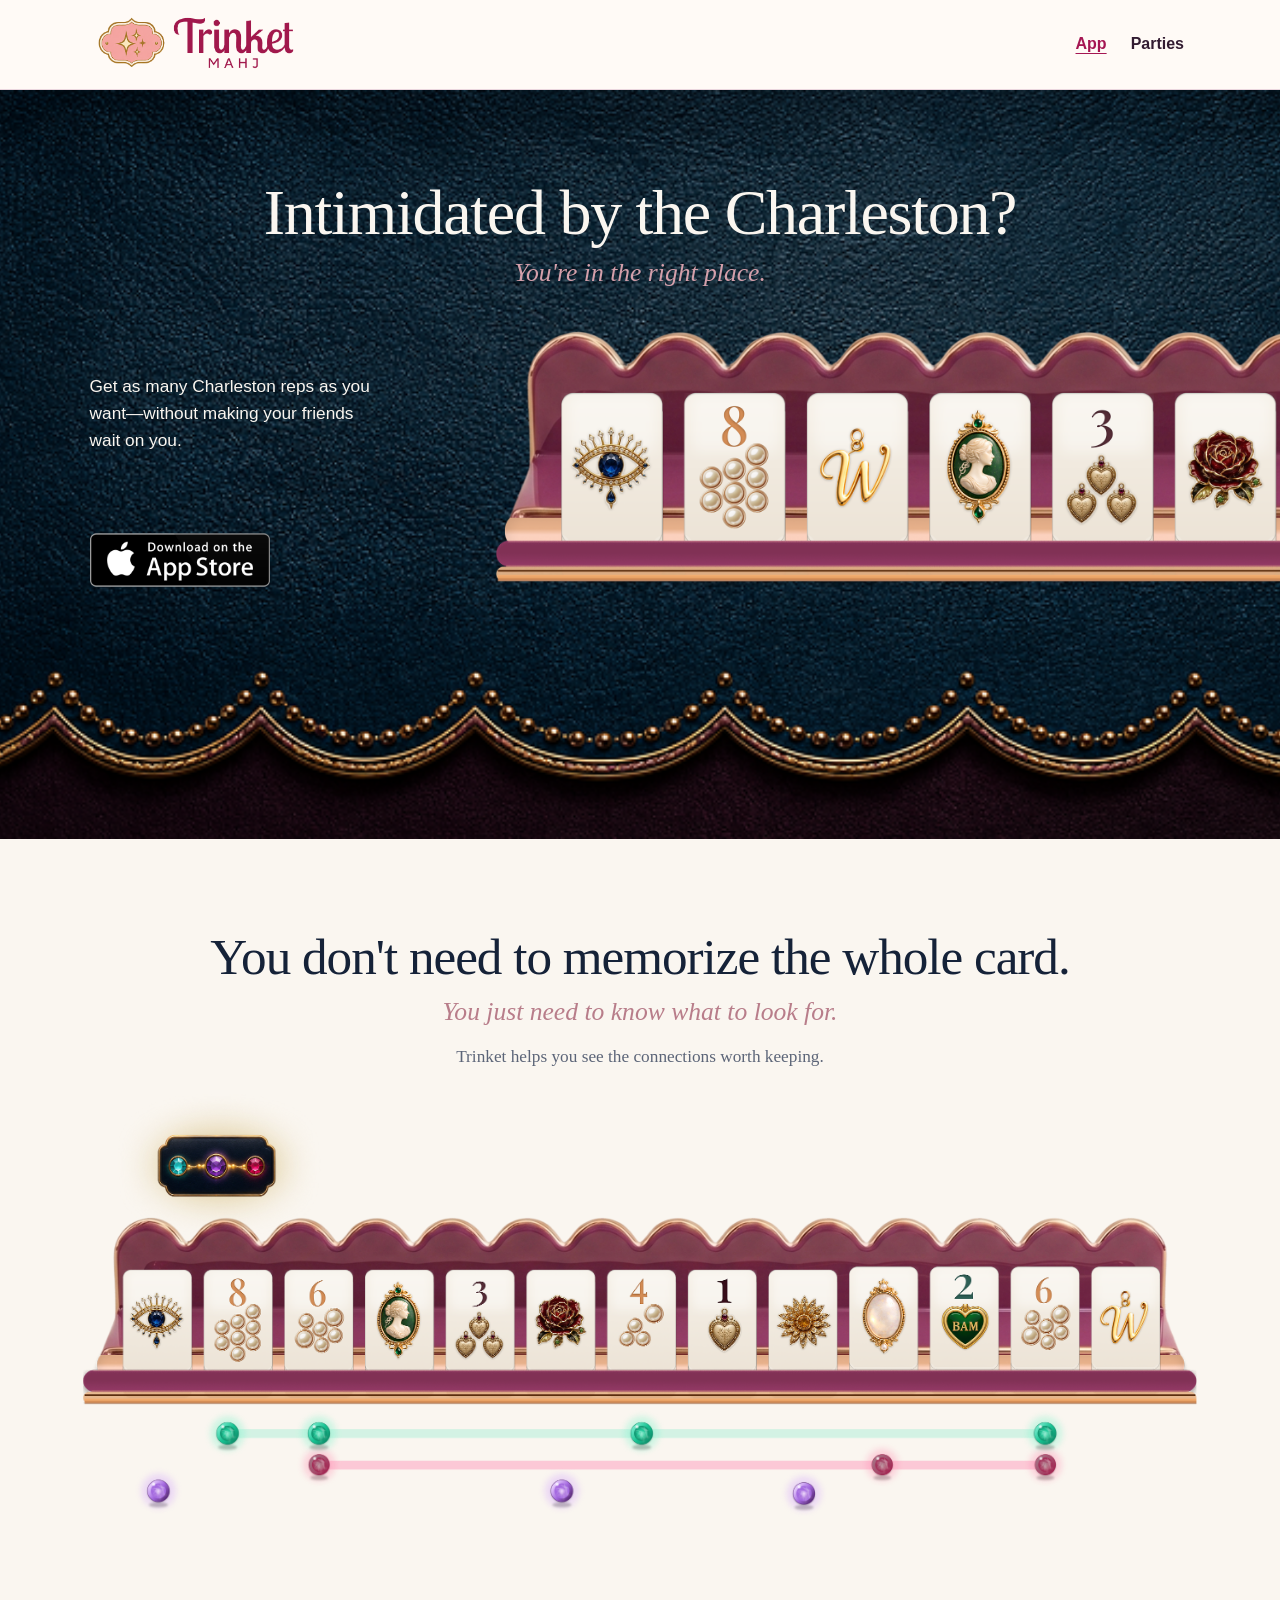
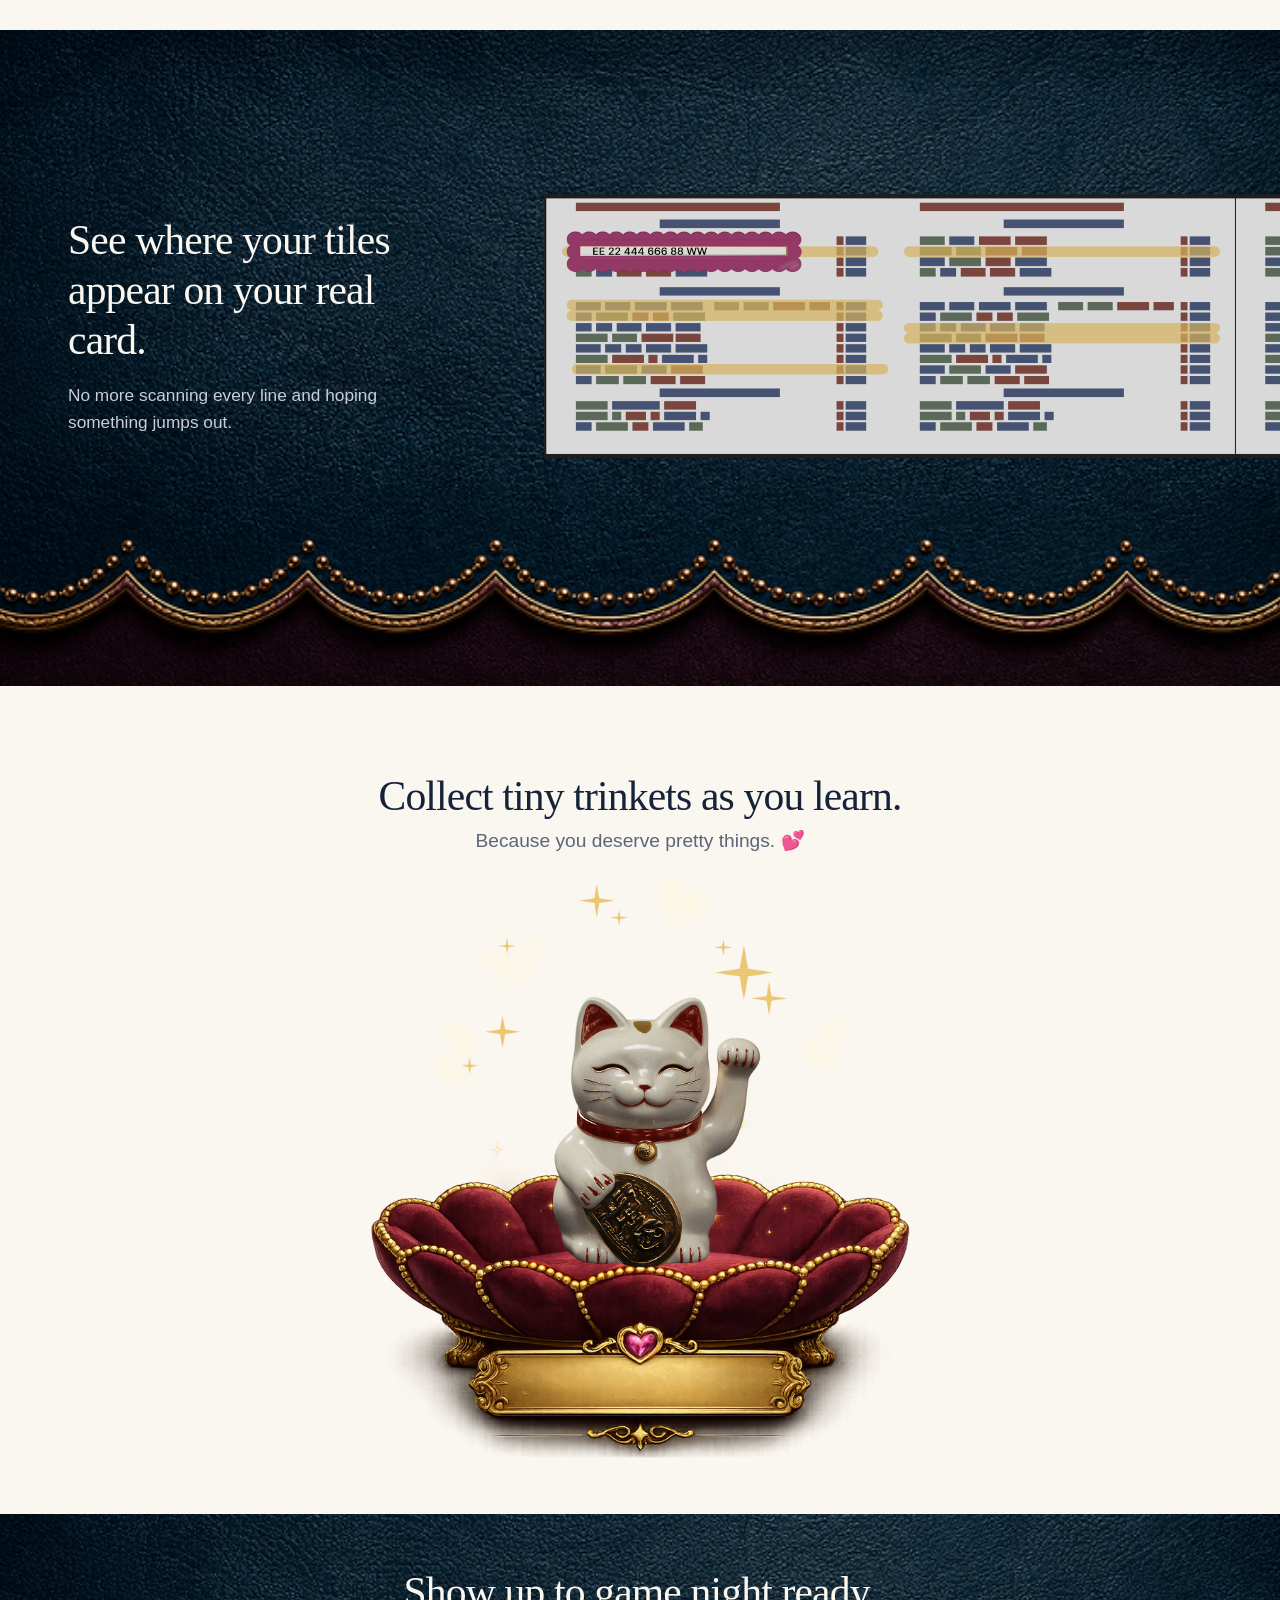
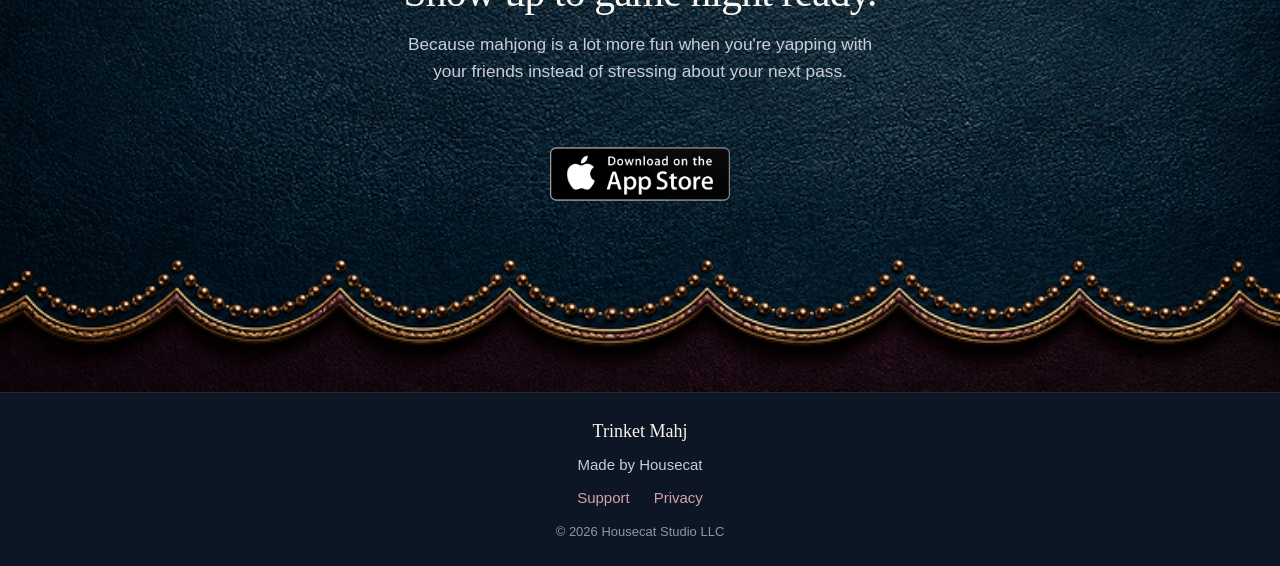
<file: index.html>
<!DOCTYPE html>
<html lang="en">
<head>
  <meta charset="UTF-8">
  <meta name="viewport" content="width=device-width, initial-scale=1.0">
  <meta name="description" content="Trinket Mahj helps you practice before game night — so you can spend less time stressing and more time yapping with your friends.">
  <title>Trinket Mahj</title>
  <link rel="stylesheet" href="styles.css">
  <link rel="stylesheet" href="/assets/trinket-header.css">
</head>
<body class="home">
  <header class="trinket-header">
    <div class="trinket-header__inner">
      <a class="trinket-header__logo" href="/">
        <img src="/assets/trinket-header-logo.png" alt="Trinket Mahj" width="645" height="210">
      </a>
      <nav aria-label="Main navigation">
        <a href="/" aria-current="page">App</a>
        <a href="/parties/">Parties</a>
      </nav>
    </div>
  </header>
  <main class="home-main">
    <section class="home-hero home-mat home-mat--trim">
      <h1 class="home-title home-title--hero">Intimidated by the Charleston?</h1>
      <p class="home-italic">You're in the right place.</p>
      <div class="home-hero__content">
        <div class="home-hero__copy">
          <p class="home-lead">Get as many Charleston reps as you want—without making your friends wait on you.</p>
          <div class="home-cta">
            <img class="app-store-download" src="assets/app-store-download.png" alt="Download on the App Store" width="270" height="90" decoding="async">
          </div>
        </div>
        <figure class="home-rack">
          <img src="assets/half-rack.png" alt="A blush pink mahjong rack holding decorative trinket tiles" width="1400" height="788" loading="eager" fetchpriority="high" decoding="async">
        </figure>
      </div>
    </section>

    <section class="home-story home-cream">
      <h2 class="home-title home-title--story">You don't need to memorize the whole card.</h2>
      <p class="home-italic home-italic--on-cream">You just need to know what to look for.</p>
      <p class="home-tagline">Trinket helps you see the connections worth keeping.</p>
      <figure class="home-illuminate">
        <img src="assets/illuminate-rack.png" alt="Mahjong rack with glowing pattern connections highlighted beneath the tiles" width="1400" height="778" loading="lazy" decoding="async">
      </figure>
    </section>

    <section class="home-reveal home-mat home-mat--trim">
      <div class="home-reveal__inner">
        <div class="home-reveal__copy">
          <h2 class="home-title home-title--reveal">See where your tiles appear on your real card.</h2>
          <p class="home-lead">No more scanning every line and hoping something jumps out.</p>
        </div>
        <figure class="home-card">
          <img src="assets/card-preview.png" alt="Mahjong card with highlighted lines showing where your tiles appear" width="1200" height="800" loading="lazy" decoding="async">
        </figure>
      </div>
    </section>

    <section class="home-reward home-cream">
      <div class="home-reward__inner">
        <div class="home-reward__copy">
          <h2 class="home-title home-title--reward">Collect tiny trinkets as you learn.</h2>
          <p class="home-tagline home-tagline--reward">Because you deserve pretty things. 💕</p>
        </div>
        <figure class="home-trinket">
          <img src="assets/lucky-cat-dish.png" alt="A lucky cat trinket displayed in an ornate gold dish" width="800" height="800" loading="lazy" decoding="async">
        </figure>
      </div>
    </section>

    <section class="home-close home-mat home-mat--trim">
      <h2 class="home-title home-title--close">Show up to game night ready.</h2>
      <p class="home-lead">Because mahjong is a lot more fun when you're yapping with your friends instead of stressing about your next pass.</p>
      <div class="home-cta">
        <img class="app-store-download" src="assets/app-store-download.png" alt="Download on the App Store" width="270" height="90" decoding="async">
      </div>
    </section>
  </main>

  <footer class="site-footer">
    <div class="container site-footer__inner">
      <p class="site-footer__brand">Trinket Mahj</p>
      <p class="site-footer__credit">Made by Housecat</p>
      <nav class="site-footer__links" aria-label="Footer">
        <a href="support.html">Support</a>
        <a href="privacy.html">Privacy</a>
      </nav>
      <p class="site-footer__copy">&copy; 2026 Housecat Studio LLC</p>
    </div>
  </footer>
</body>
</html>
</file>
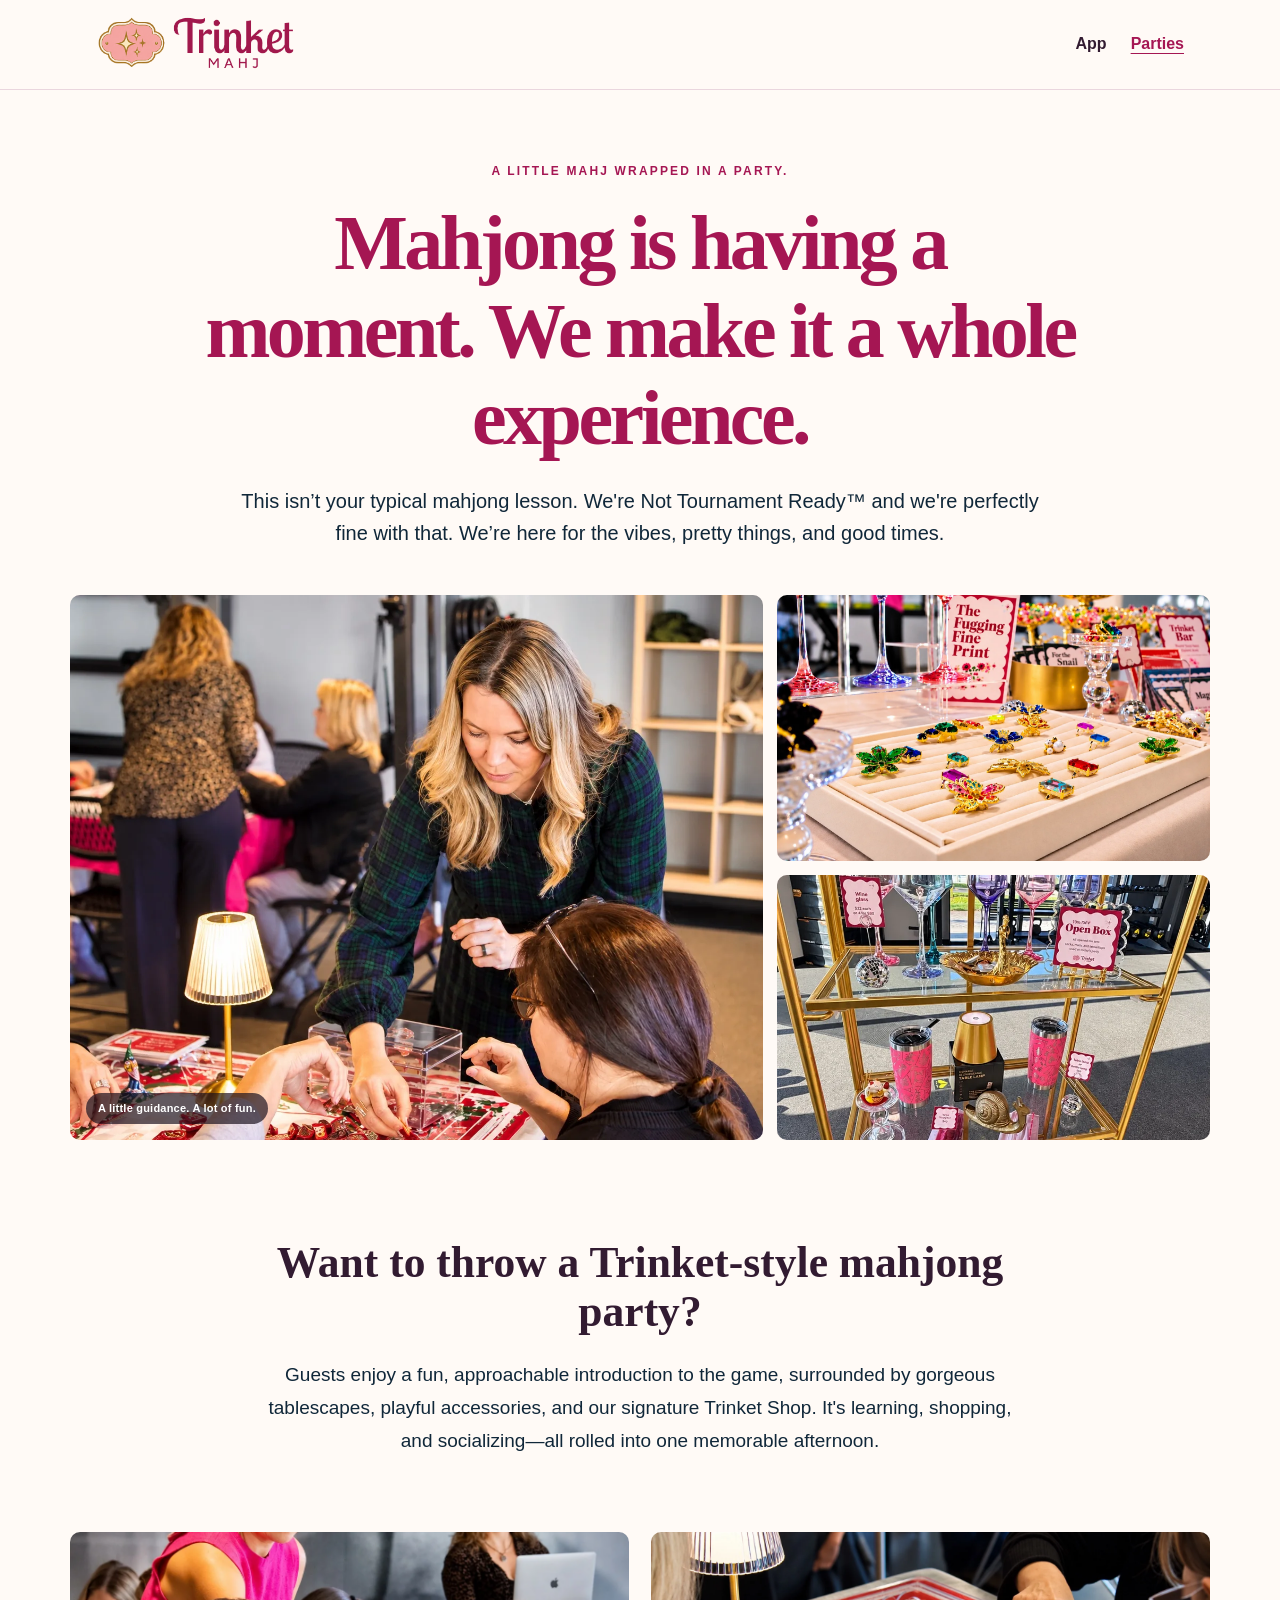
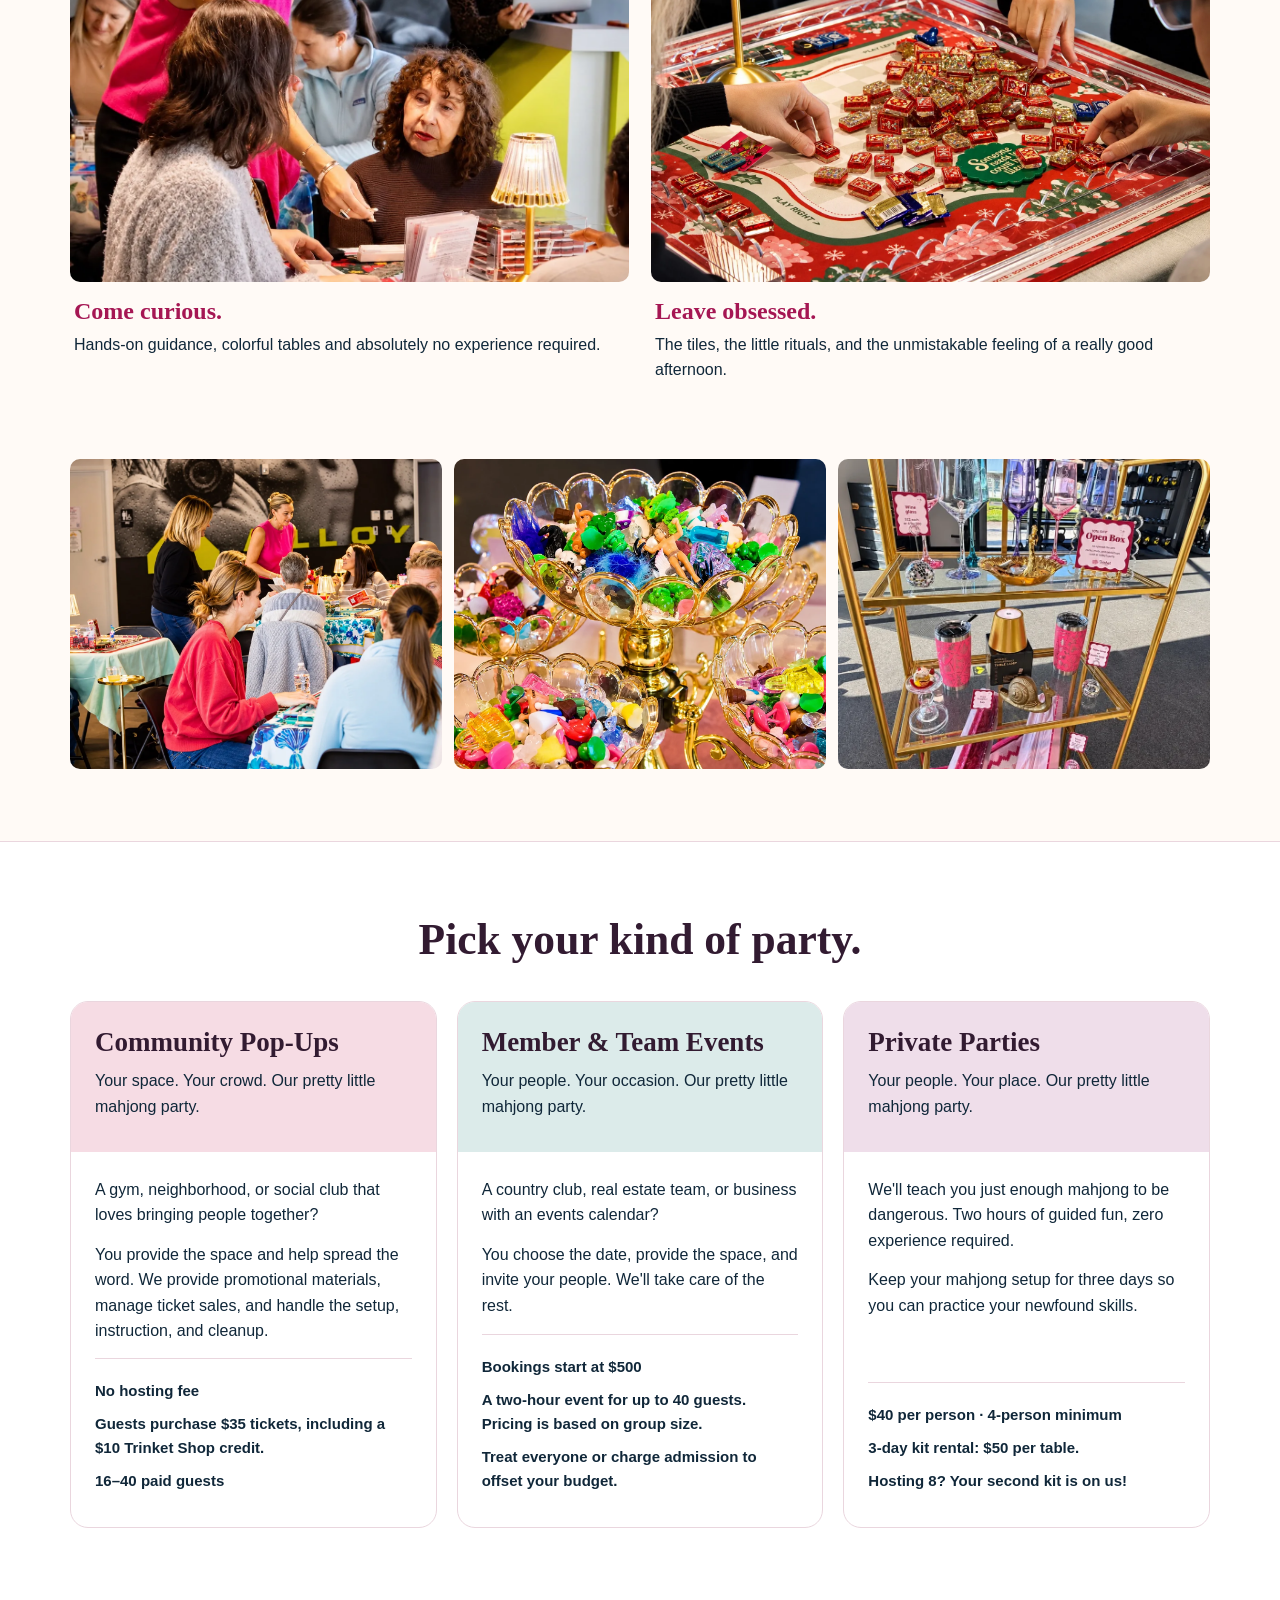
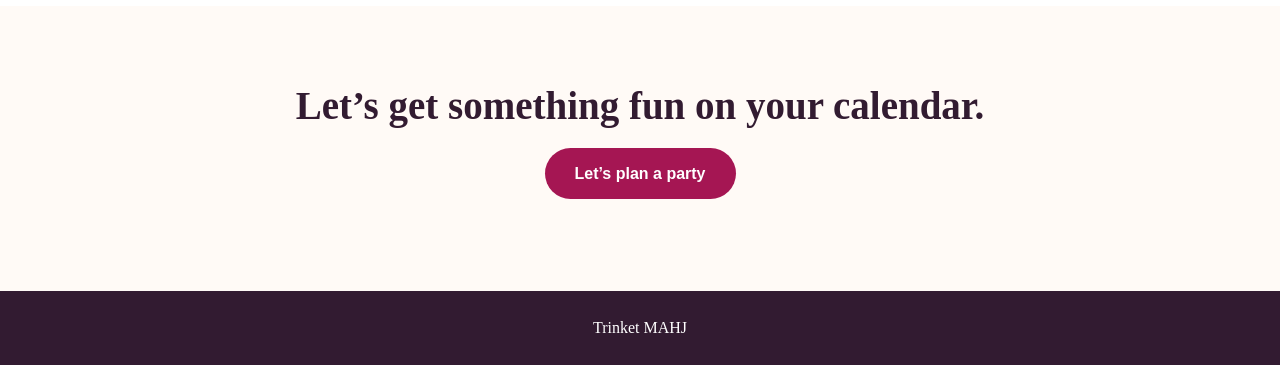
<file: parties/index.html>
<!doctype html>
<html lang="en"><head><meta charset="utf-8"><meta name="viewport" content="width=device-width, initial-scale=1"><title>Parties | Trinket Mahj</title><meta name="description" content="A little mahj wrapped in a party. Beginner-friendly mahjong experiences with personality, pretty tables and the Trinket Shop."><style>
:root{--plum:#321b31;--berry:#a51653;--pink:#f6dce4;--navy:#102739;--cream:#fffaf6;--cream2:#f9efe9;--line:#ead6de}*{box-sizing:border-box}html{scroll-behavior:smooth}body{margin:0;background:var(--cream);color:var(--navy);font:16px/1.6 Arial,sans-serif}a{color:inherit}.sitehead{height:86px;border-bottom:1px solid var(--line);display:flex;justify-content:space-between;align-items:center;max-width:1250px;margin:auto;padding:0 32px}.logo{font:700 26px/1 Georgia,serif;color:var(--berry);letter-spacing:-.03em;text-decoration:none}.logo span{font-size:12px;display:block;letter-spacing:.23em;font-family:Arial,sans-serif;margin-top:4px}.sitehead nav{display:flex;gap:32px;font-weight:700;font-size:14px}.sitehead nav a{text-decoration:none}.sitehead nav a[aria-current]{color:var(--berry)}.wrap{max-width:1200px;margin:auto;padding:0 30px}.hero{text-align:center;max-width:920px;margin:auto;padding:72px 16px 46px}.eyebrow{color:var(--berry);font-size:12px;font-weight:800;text-transform:uppercase;letter-spacing:.18em}h1,h2{font-family:Georgia,serif;line-height:1.12}h1{font-size:clamp(43px,6.4vw,78px);color:var(--berry);letter-spacing:-.045em;margin:18px 0 24px}h2{font-size:clamp(28px,3.4vw,44px);color:var(--plum)}p{margin:0}.hero p{font-size:20px;max-width:800px;margin:auto}.collage{display:grid;grid-template-columns:1.6fr 1fr;gap:14px;height:545px}.collage-side{display:grid;grid-template-rows:1fr 1fr;gap:14px;min-height:0}.photo{overflow:hidden;position:relative;background:#f3e5e5;border-radius:10px}.photo img{width:100%;height:100%;object-fit:cover;display:block}.photo.hero-main img{object-position:56% 42%}.photo.photo-rollor img{object-position:50% 50%}.photo.photo-shop img{object-position:50% 48%}.label{position:absolute;bottom:16px;left:16px;color:#fff;background:rgba(24,14,27,.68);font-size:11px;font-weight:700;padding:7px 12px;border-radius:30px;letter-spacing:.02em}.intro{padding:86px 16px 74px;text-align:center;max-width:805px;margin:auto}.intro h2{margin:12px 0 22px}.intro p{font-size:19px;line-height:1.75}.minihead{text-align:center;padding:0 0 26px}.minihead h2{margin:0 0 6px}.story{display:grid;grid-template-columns:1fr 1fr;gap:22px}.story-item{display:grid;grid-template-rows:350px auto;gap:14px}.story-item .photo img{object-position:center}.story-copy{padding:2px 4px 24px}.story-copy strong{display:block;color:var(--berry);font:700 24px Georgia,serif;margin-bottom:7px}.details-triptych{display:grid;grid-template-columns:repeat(3,minmax(0,1fr));gap:12px;margin:52px auto 72px}.details-triptych .photo{aspect-ratio:1.2}.offer-section{background:#fff;padding:73px 0 78px;border-top:1px solid var(--line)}.offer-section h2{text-align:center;margin:0 0 37px}.offer-grid{display:grid;grid-template-columns:repeat(3,minmax(0,1fr));gap:20px}.card{border:1px solid var(--line);border-radius:18px;background:#fff;overflow:hidden;display:flex;flex-direction:column}.card-head{background:var(--pink);padding:25px 24px 23px;min-height:150px}.card:nth-child(2) .card-head{background:#dcebea}.card:nth-child(3) .card-head{background:#efdeea}.card h3{font:700 27px/1.13 Georgia,serif;color:var(--plum);margin:0 0 11px}.card-head p{font-size:16px}.card-body{padding:25px 24px;display:flex;flex-direction:column;flex:1}.card-body>p{margin-bottom:14px}.details{border-top:1px solid var(--line);padding-top:20px;margin-top:auto;font-weight:700;font-size:15px}.details p{margin-bottom:9px}.closing{text-align:center;padding:78px 10px 92px}.closing h2{font-size:clamp(26px,3.7vw,39px);margin:0 0 20px}.cta{display:inline-block;border-radius:50px;background:var(--berry);color:#fff;text-decoration:none;padding:13px 30px;font-weight:700}footer{text-align:center;background:var(--plum);color:#fff;padding:24px;font-family:Georgia,serif}.photo-credit{text-align:center;color:#796a72;font-size:12px;margin-top:13px}@media(max-width:800px){.collage{height:470px}.offer-grid{grid-template-columns:1fr}.card-head{min-height:0}.story-item{grid-template-rows:280px auto}.hero{padding-top:46px}}@media(max-width:600px){.sitehead{padding:0 19px;height:72px}.logo{font-size:19px}.sitehead nav{gap:16px}.hero{padding:45px 6px 34px}.hero p{font-size:17px}.wrap{padding:0 15px}.collage{height:auto;grid-template-columns:1fr}.hero-main{aspect-ratio:1.25}.collage-side{display:grid;grid-template-columns:1fr 1fr;grid-template-rows:auto}.collage-side .photo{aspect-ratio:1}.intro{padding:55px 12px 45px}.intro p{font-size:16px}.story{grid-template-columns:1fr}.story-item{grid-template-rows:300px auto}.details-triptych{margin:23px auto 60px}.offer-section{padding:56px 0}.closing{padding:60px 0}.card h3{font-size:26px}}
</style><link rel="stylesheet" href="/assets/trinket-header.css"></head><body>
<header class="trinket-header">
  <div class="trinket-header__inner">
    <a class="trinket-header__logo" href="/">
      <img src="/assets/trinket-header-logo.png" alt="Trinket Mahj" width="645" height="210">
    </a>
    <nav aria-label="Main navigation"><a href="/">App</a><a href="/parties/" aria-current="page">Parties</a></nav>
  </div>
</header>
<main><div class="wrap"><section class="hero"><div class="eyebrow">A little mahj wrapped in a party.</div><h1>Mahjong is having a moment. We make it a whole experience.</h1><p>This isn’t your typical mahjong lesson. We're Not Tournament Ready™ and we're perfectly fine with that. We’re here for the vibes, pretty things, and good times.</p></section>
<section class="collage" aria-label="Photos from a real Trinket Mahj party"><div class="photo hero-main"><img src="assets/party-photos/coaching-hero.webp" alt="A Trinket Mahj coach helps players with mahjong tiles at a beautifully dressed table" fetchpriority="high"><span class="label">A little guidance. A lot of fun.</span></div><div class="collage-side"><div class="photo photo-rollor"><img src="assets/party-photos/rollor-hand.webp" alt="A hand holds a tortoiseshell scalloped ROLLOR mahjong accessory" loading="lazy"></div><div class="photo photo-shop"><img src="assets/party-photos/jewelry-shop.webp" alt="Colorful jeweled rings displayed at the Trinket Shop" loading="lazy"></div></div></section>
<section class="intro"><h2>Want to throw a Trinket-style mahjong party?</h2><p>Guests enjoy a fun, approachable introduction to the game, surrounded by gorgeous tablescapes, playful accessories, and our signature Trinket Shop. It's learning, shopping, and socializing—all rolled into one memorable afternoon.</p></section>
<section class="story" aria-label="The Trinket Mahj experience"><div class="story-item"><div class="photo"><img src="assets/party-photos/coach-fuchsia.webp" alt="A Trinket Mahj coach in fuchsia guides guests through a mahjong hand" loading="lazy"></div><div class="story-copy"><strong>Come curious.</strong><p>Hands-on guidance, colorful tables and absolutely no experience required.</p></div></div><div class="story-item"><div class="photo"><img src="assets/party-photos/playing-tiles.webp" alt="Guests working together with glittery red mahjong tiles on a festive table" loading="lazy"></div><div class="story-copy"><strong>Leave obsessed.</strong><p>The tiles, the little rituals, and the unmistakable feeling of a really good afternoon.</p></div></div></section>
<div class="details-triptych" aria-label="Trinket Mahj event details"><div class="photo"><img src="assets/party-photos/community-event.webp" alt="Guests gathered around several colorful mahjong tables" loading="lazy"></div><div class="photo"><img src="assets/party-photos/gold-trinket-bowls.webp" alt="Gold scalloped bowls overflowing with colorful tiny trinkets" loading="lazy"></div><div class="photo"><img src="assets/party-photos/jewelry-shop.webp" alt="Jewelry display in the signature Trinket Shop" loading="lazy"></div></div></div>
<section class="offer-section"><div class="wrap"><h2>Pick your kind of party.</h2><div class="offer-grid"><article class="card"><div class="card-head"><h3>Community Pop-Ups</h3><p>Your space. Your crowd. Our pretty little mahjong party.</p></div><div class="card-body"><p>A gym, neighborhood, or social club that loves bringing people together?</p><p>You provide the space and help spread the word. We provide promotional materials, manage ticket sales, and handle the setup, instruction, and cleanup.</p><div class="details"><p>No hosting fee</p><p>Guests purchase $35 tickets, including a $10 Trinket Shop credit.</p><p>16–40 paid guests</p></div></div></article>
<article class="card"><div class="card-head"><h3>Member &amp; Team Events</h3><p>Your people. Your occasion. Our pretty little mahjong party.</p></div><div class="card-body"><p>A country club, real estate team, or business with an events calendar?</p><p>You choose the date, provide the space, and invite your people. We'll take care of the rest.</p><div class="details"><p>Bookings start at $500</p><p>A two-hour event for up to 40 guests. Pricing is based on group size.</p><p>Treat everyone or charge admission to offset your budget.</p></div></div></article>
<article class="card"><div class="card-head"><h3>Private Parties</h3><p>Your people. Your place. Our pretty little mahjong party.</p></div><div class="card-body"><p>We'll teach you just enough mahjong to be dangerous. Two hours of guided fun, zero experience required.</p><p>Keep your mahjong setup for three days so you can practice your newfound skills.</p><div class="details"><p>$40 per person · 4-person minimum</p><p>3-day kit rental: $50 per table.</p><p>Hosting 8? Your second kit is on us!</p></div></div></article></div></div></section>
<section class="closing"><h2>Let’s get something fun on your calendar.</h2><a class="cta" href="mailto:hello@trinketmahj.com?subject=Let%E2%80%99s%20plan%20a%20trinket%20party!%20%F0%9F%8E%89">Let’s plan a party</a></section></main><footer>Trinket MAHJ</footer></body></html>
</file>
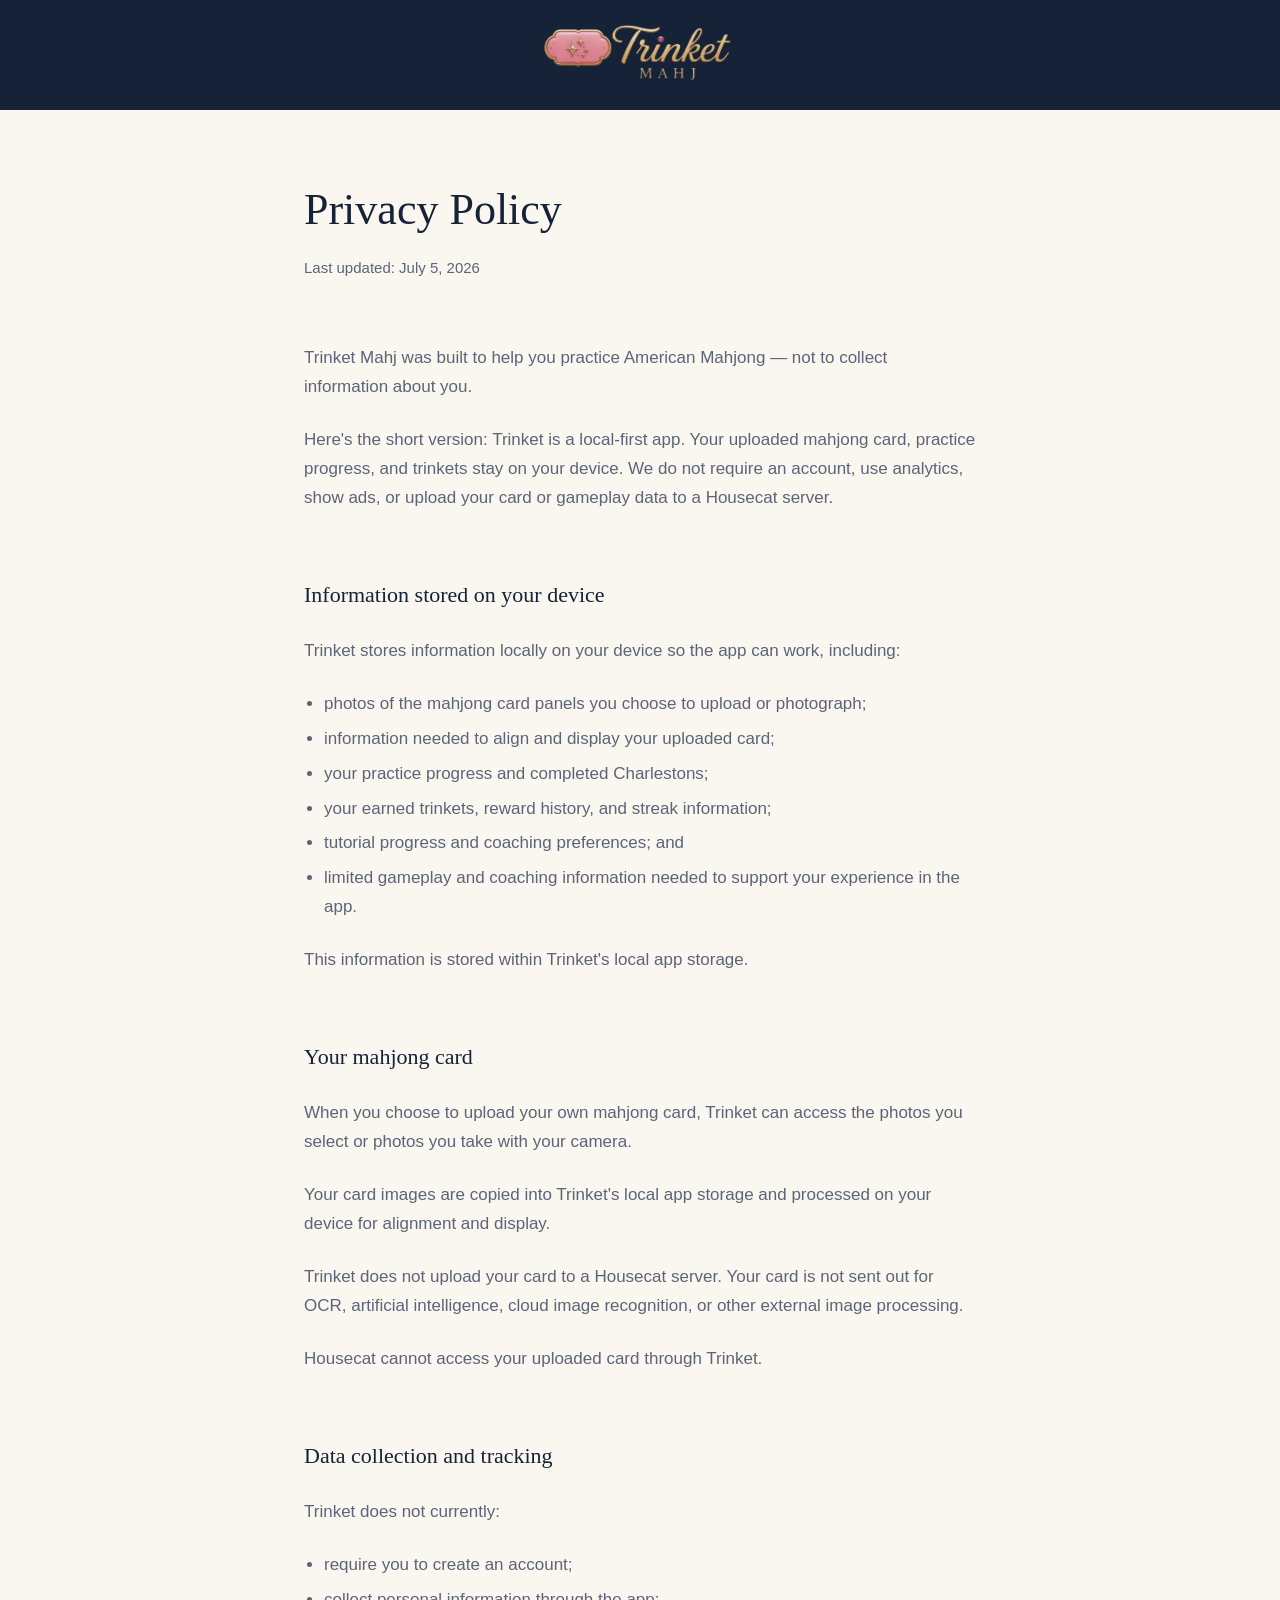
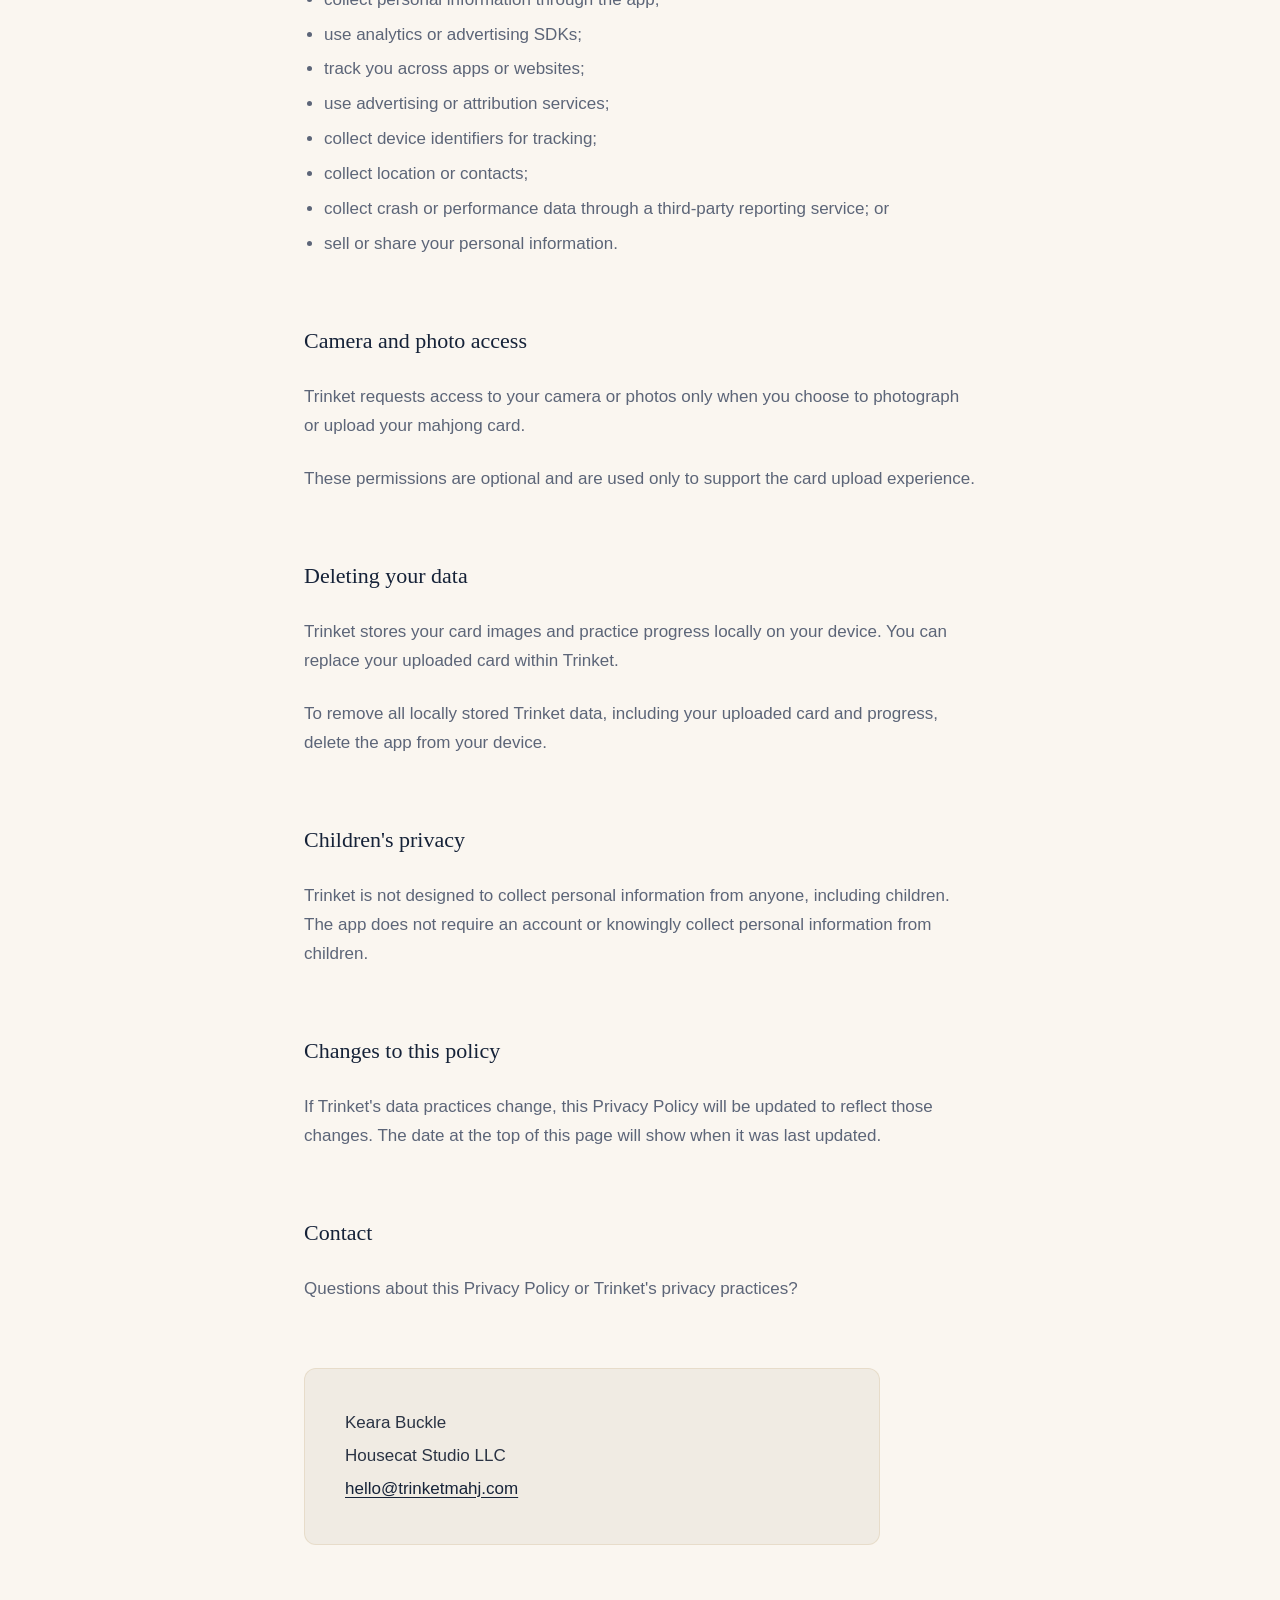
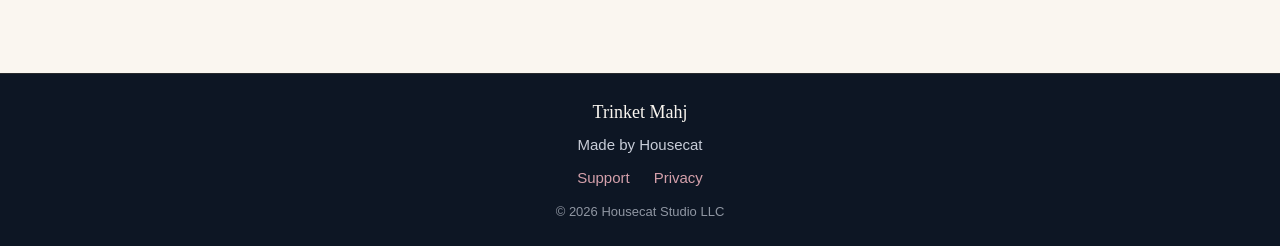
<file: privacy.html>
<!DOCTYPE html>
<html lang="en">
<head>
  <meta charset="UTF-8">
  <meta name="viewport" content="width=device-width, initial-scale=1.0">
  <meta name="description" content="Privacy Policy for Trinket Mahj by Housecat Studio LLC.">
  <title>Privacy — Trinket Mahj</title>
  <link rel="stylesheet" href="styles.css">
</head>
<body>

  <header class="site-header">
    <div class="container site-header__inner">
      <a href="index.html" class="site-logo" aria-label="Trinket Mahj home">
        <img src="assets/wordmark.png" alt="Trinket Mahj" width="200" height="55">
      </a>
    </div>
  </header>

  <main class="page-main">
    <div class="container container--narrow">
      <article class="privacy-content">
        <h1>Privacy Policy</h1>
        <p class="last-updated">Last updated: July 5, 2026</p>

        <p>Trinket Mahj was built to help you practice American Mahjong — not to collect information about you.</p>

        <p>Here's the short version: Trinket is a local-first app. Your uploaded mahjong card, practice progress, and trinkets stay on your device. We do not require an account, use analytics, show ads, or upload your card or gameplay data to a Housecat server.</p>

        <h2>Information stored on your device</h2>

        <p>Trinket stores information locally on your device so the app can work, including:</p>
        <ul>
          <li>photos of the mahjong card panels you choose to upload or photograph;</li>
          <li>information needed to align and display your uploaded card;</li>
          <li>your practice progress and completed Charlestons;</li>
          <li>your earned trinkets, reward history, and streak information;</li>
          <li>tutorial progress and coaching preferences; and</li>
          <li>limited gameplay and coaching information needed to support your experience in the app.</li>
        </ul>

        <p>This information is stored within Trinket's local app storage.</p>

        <h2>Your mahjong card</h2>

        <p>When you choose to upload your own mahjong card, Trinket can access the photos you select or photos you take with your camera.</p>

        <p>Your card images are copied into Trinket's local app storage and processed on your device for alignment and display.</p>

        <p>Trinket does not upload your card to a Housecat server. Your card is not sent out for OCR, artificial intelligence, cloud image recognition, or other external image processing.</p>

        <p>Housecat cannot access your uploaded card through Trinket.</p>

        <h2>Data collection and tracking</h2>

        <p>Trinket does not currently:</p>
        <ul>
          <li>require you to create an account;</li>
          <li>collect personal information through the app;</li>
          <li>use analytics or advertising SDKs;</li>
          <li>track you across apps or websites;</li>
          <li>use advertising or attribution services;</li>
          <li>collect device identifiers for tracking;</li>
          <li>collect location or contacts;</li>
          <li>collect crash or performance data through a third-party reporting service; or</li>
          <li>sell or share your personal information.</li>
        </ul>

        <h2>Camera and photo access</h2>

        <p>Trinket requests access to your camera or photos only when you choose to photograph or upload your mahjong card.</p>

        <p>These permissions are optional and are used only to support the card upload experience.</p>

        <h2>Deleting your data</h2>

        <p>Trinket stores your card images and practice progress locally on your device. You can replace your uploaded card within Trinket.</p>

        <p>To remove all locally stored Trinket data, including your uploaded card and progress, delete the app from your device.</p>

        <h2>Children's privacy</h2>

        <p>Trinket is not designed to collect personal information from anyone, including children. The app does not require an account or knowingly collect personal information from children.</p>

        <h2>Changes to this policy</h2>

        <p>If Trinket's data practices change, this Privacy Policy will be updated to reflect those changes. The date at the top of this page will show when it was last updated.</p>

        <h2>Contact</h2>

        <p>Questions about this Privacy Policy or Trinket's privacy practices?</p>

        <div class="contact-block">
          <p>Keara Buckle</p>
          <p>Housecat Studio LLC</p>
          <p><a href="mailto:hello@trinketmahj.com">hello@trinketmahj.com</a></p>
        </div>
      </article>
    </div>
  </main>

  <footer class="site-footer">
    <div class="container site-footer__inner">
      <p class="site-footer__brand">Trinket Mahj</p>
      <p class="site-footer__credit">Made by Housecat</p>
      <nav class="site-footer__links" aria-label="Footer">
        <a href="support.html">Support</a>
        <a href="privacy.html">Privacy</a>
      </nav>
      <p class="site-footer__copy">&copy; 2026 Housecat Studio LLC</p>
    </div>
  </footer>

</body>
</html>
</file>
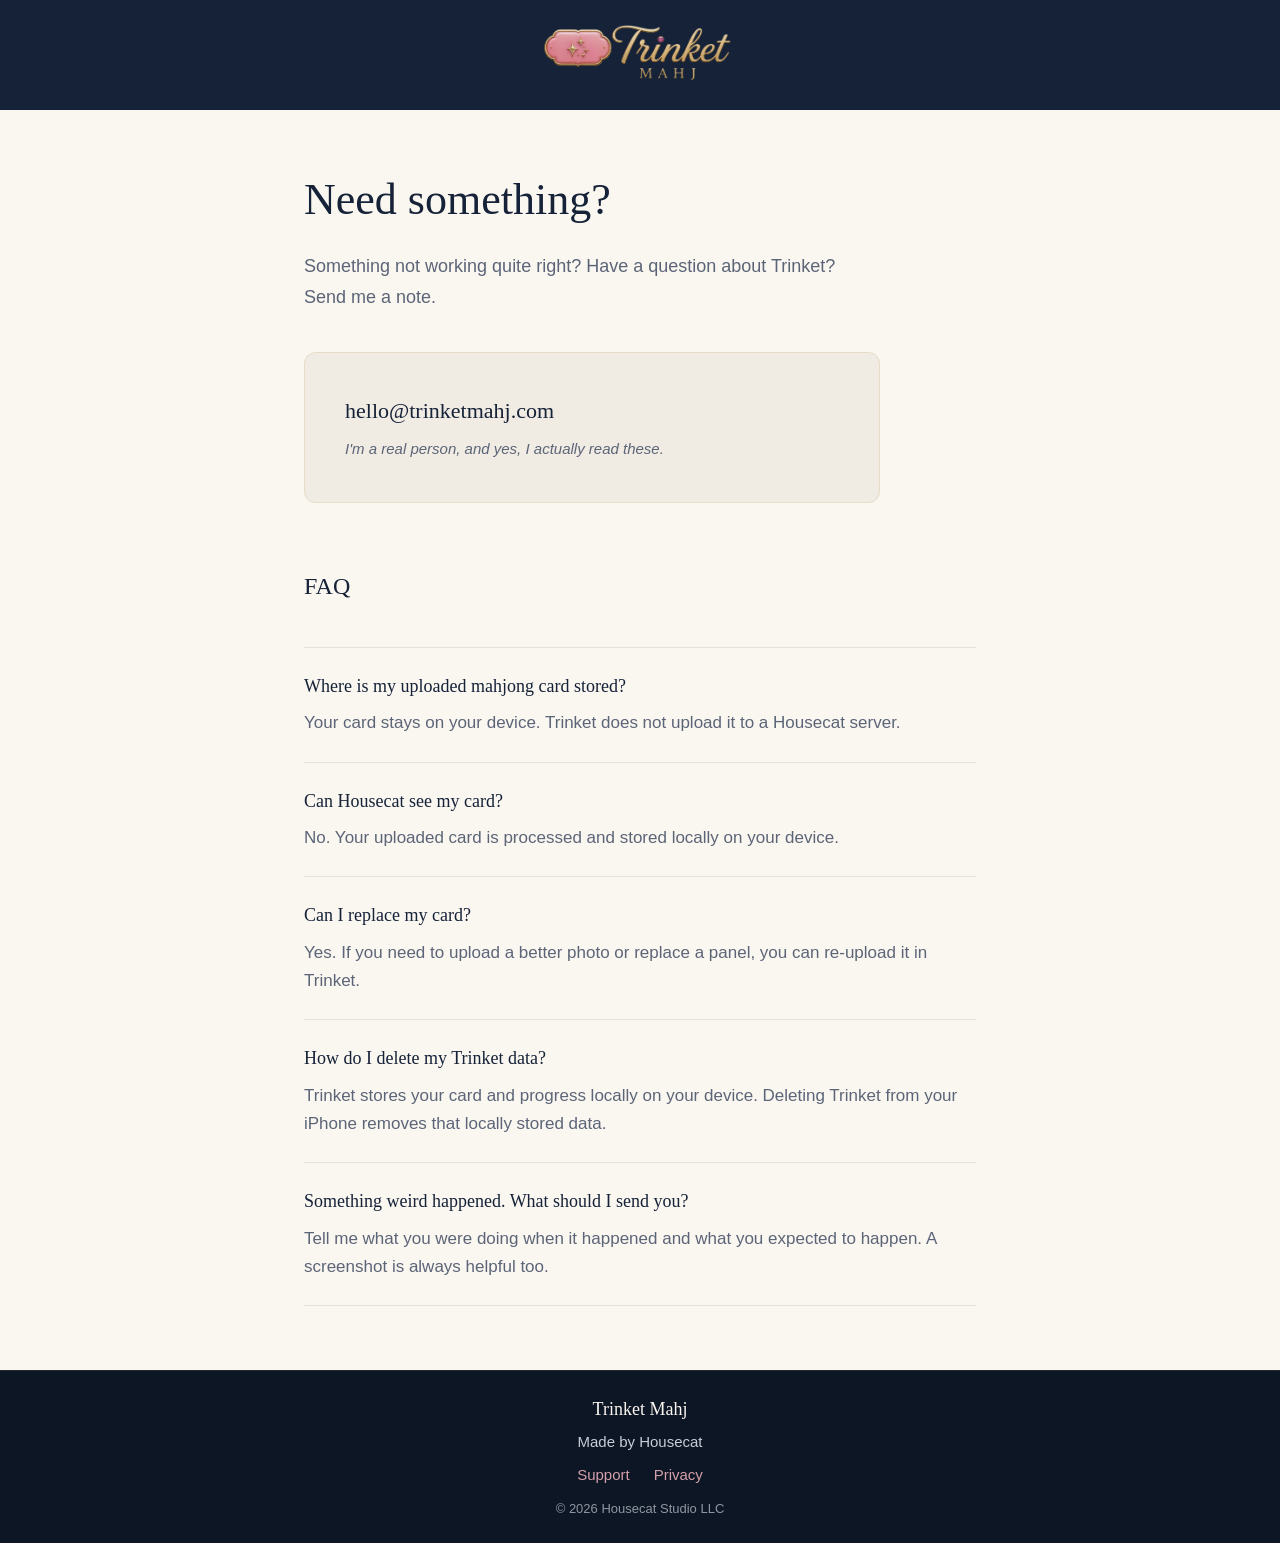
<file: support.html>
<!DOCTYPE html>
<html lang="en">
<head>
  <meta charset="UTF-8">
  <meta name="viewport" content="width=device-width, initial-scale=1.0">
  <meta name="description" content="Get help with Trinket Mahj — support, FAQs, and contact information.">
  <title>Support — Trinket Mahj</title>
  <link rel="stylesheet" href="styles.css">
</head>
<body>

  <header class="site-header">
    <div class="container site-header__inner">
      <a href="index.html" class="site-logo" aria-label="Trinket Mahj home">
        <img src="assets/wordmark.png" alt="Trinket Mahj" width="200" height="55">
      </a>
    </div>
  </header>

  <main class="page-main">
    <div class="container container--narrow">
      <h1 class="page-title">Need something?</h1>
      <p class="page-intro">Something not working quite right? Have a question about Trinket? Send me a note.</p>

      <div class="contact-block">
        <p class="contact-block__email">
          <a href="mailto:hello@trinketmahj.com">hello@trinketmahj.com</a>
        </p>
        <p class="contact-block__note">I'm a real person, and yes, I actually read these.</p>
      </div>

      <section class="faq" aria-labelledby="faq-heading">
        <h2 class="faq__title" id="faq-heading">FAQ</h2>
        <ul class="faq__list">
          <li class="faq__item">
            <h3 class="faq__question">Where is my uploaded mahjong card stored?</h3>
            <p class="faq__answer">Your card stays on your device. Trinket does not upload it to a Housecat server.</p>
          </li>
          <li class="faq__item">
            <h3 class="faq__question">Can Housecat see my card?</h3>
            <p class="faq__answer">No. Your uploaded card is processed and stored locally on your device.</p>
          </li>
          <li class="faq__item">
            <h3 class="faq__question">Can I replace my card?</h3>
            <p class="faq__answer">Yes. If you need to upload a better photo or replace a panel, you can re-upload it in Trinket.</p>
          </li>
          <li class="faq__item">
            <h3 class="faq__question">How do I delete my Trinket data?</h3>
            <p class="faq__answer">Trinket stores your card and progress locally on your device. Deleting Trinket from your iPhone removes that locally stored data.</p>
          </li>
          <li class="faq__item">
            <h3 class="faq__question">Something weird happened. What should I send you?</h3>
            <p class="faq__answer">Tell me what you were doing when it happened and what you expected to happen. A screenshot is always helpful too.</p>
          </li>
        </ul>
      </section>
    </div>
  </main>

  <footer class="site-footer">
    <div class="container site-footer__inner">
      <p class="site-footer__brand">Trinket Mahj</p>
      <p class="site-footer__credit">Made by Housecat</p>
      <nav class="site-footer__links" aria-label="Footer">
        <a href="support.html">Support</a>
        <a href="privacy.html">Privacy</a>
      </nav>
      <p class="site-footer__copy">&copy; 2026 Housecat Studio LLC</p>
    </div>
  </footer>

</body>
</html>
</file>
<file: styles.css>
/* Trinket Mahj — static site styles */

:root {
  --color-cream: #faf6f0;
  --color-cream-dark: #f0ebe3;
  --color-navy: #152238;
  --color-navy-deep: #0d1624;
  --color-blush: #b87d8a;
  --color-blush-on-dark: #d4a0ab;
  --color-gold: #c4a265;
  --color-gold-light: #d4b87a;
  --color-text: #2a3344;
  --color-text-muted: #5c6578;
  --color-text-on-dark: #faf6f0;
  --color-text-muted-on-dark: #c8cdd8;

  --font-serif: Georgia, "Times New Roman", Times, serif;
  --font-sans: -apple-system, BlinkMacSystemFont, "Segoe UI", Roboto, Helvetica, Arial, sans-serif;

  --space-xs: 0.5rem;
  --space-sm: 1rem;
  --space-md: 1.5rem;
  --space-lg: 2.5rem;
  --space-xl: 4rem;

  --max-width: 72rem;
  --content-width: 38rem;

  --home-pad: clamp(3rem, 7vw, 5.5rem);
  --home-display-xl: clamp(3.25rem, 5vw, 4.75rem);
  --home-display-lg: clamp(2.75rem, 4vw, 4rem);
  --home-display-md: clamp(2.25rem, 3.25vw, 3.25rem);
  --home-accent: clamp(1.5rem, 2vw, 2rem);
  --home-body: clamp(1.05rem, 1.35vw, 1.25rem);
}

*,
*::before,
*::after {
  box-sizing: border-box;
}

html {
  scroll-behavior: smooth;
}

body {
  margin: 0;
  font-family: var(--font-sans);
  font-size: 1.0625rem;
  line-height: 1.65;
  color: var(--color-text);
  background-color: var(--color-cream);
  -webkit-font-smoothing: antialiased;
}

img {
  display: block;
  max-width: 100%;
  height: auto;
}

a {
  color: var(--color-navy);
  text-decoration-thickness: 1px;
  text-underline-offset: 0.2em;
  transition: color 0.2s ease;
}

a:hover {
  color: var(--color-gold);
}

/* ── Layout ── */

.container {
  width: min(100% - 2.5rem, var(--max-width));
  margin-inline: auto;
}

.container--narrow {
  width: min(100% - 2.5rem, 42rem);
}

/* ── Header (inner pages) ── */

.site-header {
  background-color: var(--color-navy);
  padding-block: 1.125rem 1.375rem;
}

.site-header__inner {
  display: flex;
  justify-content: center;
  align-items: center;
}

.site-logo {
  display: block;
  width: min(200px, 62vw);
  height: auto;
}

.site-logo img {
  width: 100%;
  height: auto;
}

/* ── Shared typography (inner pages) ── */

.headline {
  font-family: var(--font-serif);
  font-size: clamp(2rem, 5vw, 3.25rem);
  font-weight: 400;
  line-height: 1.15;
  letter-spacing: -0.01em;
  color: var(--color-navy);
  margin: 0 0 var(--space-md);
}

.subheadline {
  font-family: var(--font-serif);
  font-size: clamp(1.25rem, 2.5vw, 1.625rem);
  font-style: italic;
  font-weight: 400;
  line-height: 1.35;
  color: var(--color-blush);
  margin: 0 0 var(--space-md);
}

.body-text {
  font-size: 1.0625rem;
  line-height: 1.7;
  color: var(--color-text-muted);
  margin: 0 0 var(--space-lg);
  max-width: var(--content-width);
}

.body-text:last-child {
  margin-bottom: 0;
}

/* ── Buttons / CTA ── */

.btn-app-store {
  display: inline-flex;
  align-items: center;
  gap: 0.625rem;
  padding: 0.875rem 1.5rem;
  font-family: var(--font-sans);
  font-size: 0.9375rem;
  font-weight: 500;
  letter-spacing: 0.02em;
  color: var(--color-cream);
  background-color: var(--color-navy-deep);
  border: 1px solid rgba(196, 162, 101, 0.35);
  border-radius: 999px;
  text-decoration: none;
  cursor: not-allowed;
  opacity: 0.72;
  pointer-events: none;
}

.btn-app-store svg {
  flex-shrink: 0;
  opacity: 0.9;
}

/* ── Homepage ── */

.home-main {
  overflow-x: hidden;
}

.home-mat {
  background-color: var(--color-navy-deep);
  background-image: url("assets/blue-mat.png");
  background-size: cover;
  background-repeat: no-repeat;
  color: var(--color-text-on-dark);
}

.home-mat--trim {
  background-position: center bottom;
}

.home-cream {
  background-color: var(--color-cream);
  color: var(--color-text);
}

/* Typography */

.home-title {
  font-family: var(--font-serif);
  font-weight: 400;
  line-height: 1.08;
  letter-spacing: -0.02em;
  margin: 0;
  text-align: center;
}

.home-title--hero {
  font-size: var(--home-display-xl);
  color: var(--color-text-on-dark);
  margin-top: var(--space-md);
}

.home-title--story {
  font-size: var(--home-display-lg);
  color: var(--color-navy);
}

.home-title--reveal {
  font-size: var(--home-display-md);
  color: var(--color-text-on-dark);
  text-align: left;
  line-height: 1.2;
}

.home-title--reward {
  font-size: var(--home-display-md);
  color: var(--color-navy);
}

.home-title--close {
  font-size: var(--home-display-md);
  color: var(--color-text-on-dark);
}

.home-italic {
  font-family: var(--font-serif);
  font-size: var(--home-accent);
  font-style: italic;
  line-height: 1.25;
  color: var(--color-blush-on-dark);
  text-align: center;
  margin: 0.625rem 0 0;
}

.home-italic--on-cream {
  color: var(--color-blush);
}

.home-lead {
  font-size: var(--home-body);
  line-height: 1.55;
  color: var(--color-text-muted-on-dark);
  text-align: center;
  margin: var(--space-md) auto 0;
  max-width: 28rem;
}

.home-tagline {
  font-family: var(--font-serif);
  font-size: var(--home-body);
  line-height: 1.55;
  color: var(--color-text-muted);
  text-align: center;
  margin: 0.75rem auto 0;
  max-width: 26rem;
}

.home-tagline--reward {
  color: var(--color-text-muted);
  font-family: var(--font-sans);
  font-style: normal;
  font-size: clamp(1.05rem, 1.5vw, 1.25rem);
  line-height: 1.45;
  margin-top: 0.5rem;
}

.home-cta {
  text-align: center;
  margin-top: var(--space-md);
}

.app-store-download {
  display: block;
  width: 100%;
  height: auto;
}

.home-cta {
  width: 180px;
  max-width: 100%;
  margin-left: auto;
  margin-right: auto;
}

/* 1. Hero */

.home-hero {
  background-position: center bottom;
  padding: clamp(2.5rem, 5vw, 4rem) 1.25rem clamp(6rem, 14vw, 9rem);
  text-align: center;
}

.home-logo {
  display: block;
  width: min(200px, 58vw);
  margin-inline: auto;
}

.home-logo img {
  width: 100%;
}

.home-rack {
  margin: var(--space-xs) 0 0;
  width: 100%;
}

.home-rack img {
  width: min(96vw, 64rem);
  max-width: none;
  margin-inline: auto;
}

.home-hero .home-lead {
  margin-top: var(--space-xs);
  color: var(--color-text-on-dark);
}

.home-hero .home-cta {
  margin-top: 0;
}

/* 2. Story */

.home-story {
  padding: var(--home-pad) 1.25rem clamp(2.5rem, 5vw, 3.5rem);
  text-align: center;
}

.home-story .home-tagline {
  margin-bottom: 1.75rem;
}

.home-illuminate {
  margin: 0 auto;
  width: min(82vw, 58rem);
}

.home-illuminate img {
  width: 100%;
  max-width: none;
}

/* 3. Card reveal */

.home-reveal {
  padding: var(--home-pad) 0 clamp(6.5rem, 14vw, 9.5rem);
  overflow: hidden;
}

.home-reveal__inner {
  position: relative;
  width: min(100% - 2.5rem, var(--max-width));
  margin-inline: auto;
  min-height: 14rem;
}

.home-reveal__copy {
  position: relative;
  z-index: 2;
  max-width: 22rem;
  padding-left: 0.25rem;
}

.home-reveal__copy .home-lead {
  text-align: left;
  margin-top: var(--space-sm);
  max-width: 20rem;
}

.home-card {
  margin: var(--space-md) 0 0;
}

.home-card img {
  width: 100%;
}

@media (min-width: 768px) {
  .home-reveal__inner {
    min-height: 26rem;
    display: flex;
    align-items: center;
  }

  .home-reveal__copy {
    max-width: 24rem;
    flex-shrink: 0;
  }

  .home-card {
    position: absolute;
    top: 50%;
    right: max(-30vw, -14rem);
    transform: translateY(-50%);
    margin: 0;
    width: min(78vw, 56rem);
  }

  .home-card img {
    width: 100%;
    max-width: none;
  }
}

/* 4. Reward */

.home-reward {
  padding: var(--home-pad) 1.25rem clamp(2.5rem, 5vw, 3.5rem);
}

.home-reward__inner {
  position: relative;
  width: min(100%, var(--max-width));
  margin-inline: auto;
}

.home-reward__copy {
  max-width: 22rem;
  margin-inline: auto;
  text-align: center;
}

.home-trinket {
  margin: var(--space-md) auto 0;
  width: min(88vw, 26rem);
}

.home-trinket img {
  width: 100%;
}

@media (min-width: 768px) {
  .home-reward__inner {
    min-height: 32rem;
    display: flex;
    flex-direction: column;
    align-items: center;
    justify-content: center;
    text-align: center;
  }

  .home-reward__copy {
    width: 100%;
    max-width: none;
    margin: 0;
    padding: 0;
    text-align: center;
  }

  .home-reward .home-title--reward,
  .home-reward .home-tagline--reward {
    text-align: center;
    margin-left: auto;
    margin-right: auto;
  }

  .home-trinket {
    position: relative;
    top: auto;
    right: auto;
    left: auto;
    transform: none;
    width: min(44vw, 33.75rem);
    max-width: 33.75rem;
    margin: 1.5rem auto 0;
  }
}

/* 5. Close */

.home-close {
  padding: clamp(2.5rem, 5vw, 3.5rem) 1.25rem clamp(5.5rem, 12vw, 8rem);
  text-align: center;
}

.home-close .home-lead {
  margin-top: var(--space-sm);
  max-width: 30rem;
}

.home-close .home-cta {
  margin-top: 0;
}

@media (min-width: 768px) {
  .home-hero {
    overflow: hidden;
    padding-left: 0;
    padding-right: 0;
  }

  .home-hero__content {
    width: 100%;
    display: grid;
    grid-template-columns: minmax(280px, 0.72fr) minmax(0, 1.6fr);
    align-items: center;
    gap: clamp(1.5rem, 3vw, 3.5rem);
    margin-top: clamp(2rem, 3vw, 3.5rem);
  }

  .home-hero__copy {
    position: relative;
    z-index: 2;
    padding-left: clamp(3rem, 7vw, 7.5rem);
    text-align: left;
  }

  .home-hero__copy .home-lead {
    max-width: 29rem;
    margin: 0 0 1.5rem;
    text-align: left;
  }

  .home-hero__copy .home-cta {
    margin: -0.5rem 0 0;
  }

  .home-rack {
    width: 102%;
    max-width: none;
    margin: 0 -10% 5.5rem 0;
    transform: translateY(-1.25rem);
  }

  .home-rack img {
    width: 100%;
    max-width: none;
    margin: 0;
  }

  .home-story {
    padding-top: clamp(5rem, 7vw, 7rem);
    padding-bottom: clamp(3rem, 5vw, 5rem);
  }

  .home-story .home-title--story {
    max-width: 70rem;
    margin-inline: auto;
  }

  .home-story .home-italic {
    margin-top: 0.75rem;
  }

  .home-story .home-tagline {
    max-width: 34rem;
    margin-top: 1rem;
    margin-bottom: 0;
  }

  .home-illuminate {
    width: min(94vw, 86rem);
    max-width: none;
    margin: clamp(2.5rem, 4vw, 4rem) auto 0;
    transform: translateY(-2rem);
  }

  .home-reveal__copy,
  .home-reveal__copy .home-title,
  .home-reveal__copy .home-lead {
    text-align: left;
  }

  .home-reveal__copy .home-lead {
    margin-left: 0;
    margin-right: 0;
    max-width: 28rem;
  }
}

/* ── Footer ── */

.site-footer {
  background-color: var(--color-navy-deep);
  color: var(--color-text-muted-on-dark);
  padding-block: var(--space-md);
  border-top: 1px solid rgba(196, 162, 101, 0.15);
}

.site-footer__inner {
  display: flex;
  flex-direction: column;
  align-items: center;
  gap: 0.375rem;
  text-align: center;
  font-size: 0.9375rem;
}

.site-footer__brand {
  font-family: var(--font-serif);
  font-size: 1.125rem;
  color: var(--color-text-on-dark);
  margin: 0;
}

.site-footer__credit {
  margin: 0;
  color: var(--color-text-muted-on-dark);
}

.site-footer__links {
  display: flex;
  flex-wrap: wrap;
  justify-content: center;
  gap: var(--space-sm) var(--space-md);
  margin: 0.125rem 0;
}

.site-footer__links a {
  color: var(--color-blush-on-dark);
  text-decoration: none;
}

.site-footer__links a:hover {
  color: var(--color-gold-light);
  text-decoration: underline;
}

.site-footer__copy {
  margin: 0.125rem 0 0;
  font-size: 0.8125rem;
  color: rgba(200, 205, 216, 0.7);
}

/* ── Inner pages ── */

.page-main {
  padding-block: var(--space-xl) var(--space-xl);
  min-height: 50vh;
}

.page-title {
  font-family: var(--font-serif);
  font-size: clamp(2rem, 4vw, 2.75rem);
  font-weight: 400;
  line-height: 1.2;
  color: var(--color-navy);
  margin: 0 0 var(--space-md);
}

.page-intro {
  font-size: 1.125rem;
  line-height: 1.7;
  color: var(--color-text-muted);
  margin: 0 0 var(--space-lg);
  max-width: 36rem;
}

.contact-block {
  margin-bottom: var(--space-xl);
  padding: var(--space-lg);
  background: var(--color-cream-dark);
  border-radius: 0.75rem;
  border: 1px solid rgba(196, 162, 101, 0.2);
  max-width: 36rem;
}

.contact-block__email {
  font-family: var(--font-serif);
  font-size: 1.375rem;
  margin: 0 0 var(--space-xs);
}

.contact-block__email a {
  color: var(--color-navy);
  text-decoration: none;
}

.contact-block__email a:hover {
  color: var(--color-gold);
  text-decoration: underline;
}

.contact-block__note {
  margin: 0;
  font-size: 0.9375rem;
  color: var(--color-text-muted);
  font-style: italic;
}

/* ── FAQ ── */

.faq {
  max-width: 42rem;
}

.faq__title {
  font-family: var(--font-serif);
  font-size: 1.5rem;
  font-weight: 400;
  color: var(--color-navy);
  margin: 0 0 var(--space-lg);
}

.faq__list {
  list-style: none;
  margin: 0;
  padding: 0;
}

.faq__item {
  padding-block: var(--space-md);
  border-bottom: 1px solid rgba(21, 34, 56, 0.1);
}

.faq__item:first-child {
  border-top: 1px solid rgba(21, 34, 56, 0.1);
}

.faq__question {
  font-family: var(--font-serif);
  font-size: 1.125rem;
  font-weight: 400;
  color: var(--color-navy);
  margin: 0 0 var(--space-xs);
}

.faq__answer {
  margin: 0;
  color: var(--color-text-muted);
  line-height: 1.65;
}

/* ── Privacy page ── */

.privacy-content {
  max-width: 42rem;
}

.privacy-content h1 {
  font-family: var(--font-serif);
  font-size: clamp(2rem, 4vw, 2.75rem);
  font-weight: 400;
  color: var(--color-navy);
  margin: 0 0 var(--space-xs);
}

.privacy-content .last-updated {
  font-size: 0.9375rem;
  color: var(--color-text-muted);
  margin: 0 0 var(--space-xl);
}

.privacy-content h2 {
  font-family: var(--font-serif);
  font-size: 1.375rem;
  font-weight: 400;
  color: var(--color-navy);
  margin: var(--space-xl) 0 var(--space-md);
}

.privacy-content p {
  margin: 0 0 var(--space-md);
  color: var(--color-text-muted);
  line-height: 1.7;
}

.privacy-content ul {
  margin: 0 0 var(--space-md);
  padding-left: 1.25rem;
  color: var(--color-text-muted);
  line-height: 1.7;
}

.privacy-content li {
  margin-bottom: 0.375rem;
}

.privacy-content li:last-child {
  margin-bottom: 0;
}

.privacy-content .contact-block {
  margin-top: var(--space-xl);
}

.privacy-content .contact-block p {
  margin: 0 0 0.25rem;
  color: var(--color-text);
}

.privacy-content .contact-block p:last-child {
  margin-bottom: 0;
}

.privacy-content .contact-block a {
  color: var(--color-navy);
}
</file>
<file: assets/trinket-header.css>
.trinket-header {
  background: #fffaf6;
  border-bottom: 1px solid #ead6de;
  font: 600 1rem/1.4 Arial, sans-serif;
}

.trinket-header__inner {
  max-width: 72rem;
  margin: auto;
  padding: 12px clamp(16px, 4vw, 32px);
  display: flex;
  align-items: center;
  justify-content: space-between;
  gap: 16px;
}

.trinket-header__logo img {
  display: block;
  width: clamp(130px, 34vw, 200px);
  height: auto;
}

.trinket-header nav {
  display: flex;
  align-items: center;
  gap: clamp(12px, 3vw, 24px);
}

.trinket-header nav a {
  color: #321b31;
  text-decoration: none;
  padding-block: 12px;
}

.trinket-header nav a:hover,
.trinket-header nav a[aria-current="page"] {
  color: #a51653;
  text-decoration: underline;
  text-underline-offset: 4px;
}
</file>
